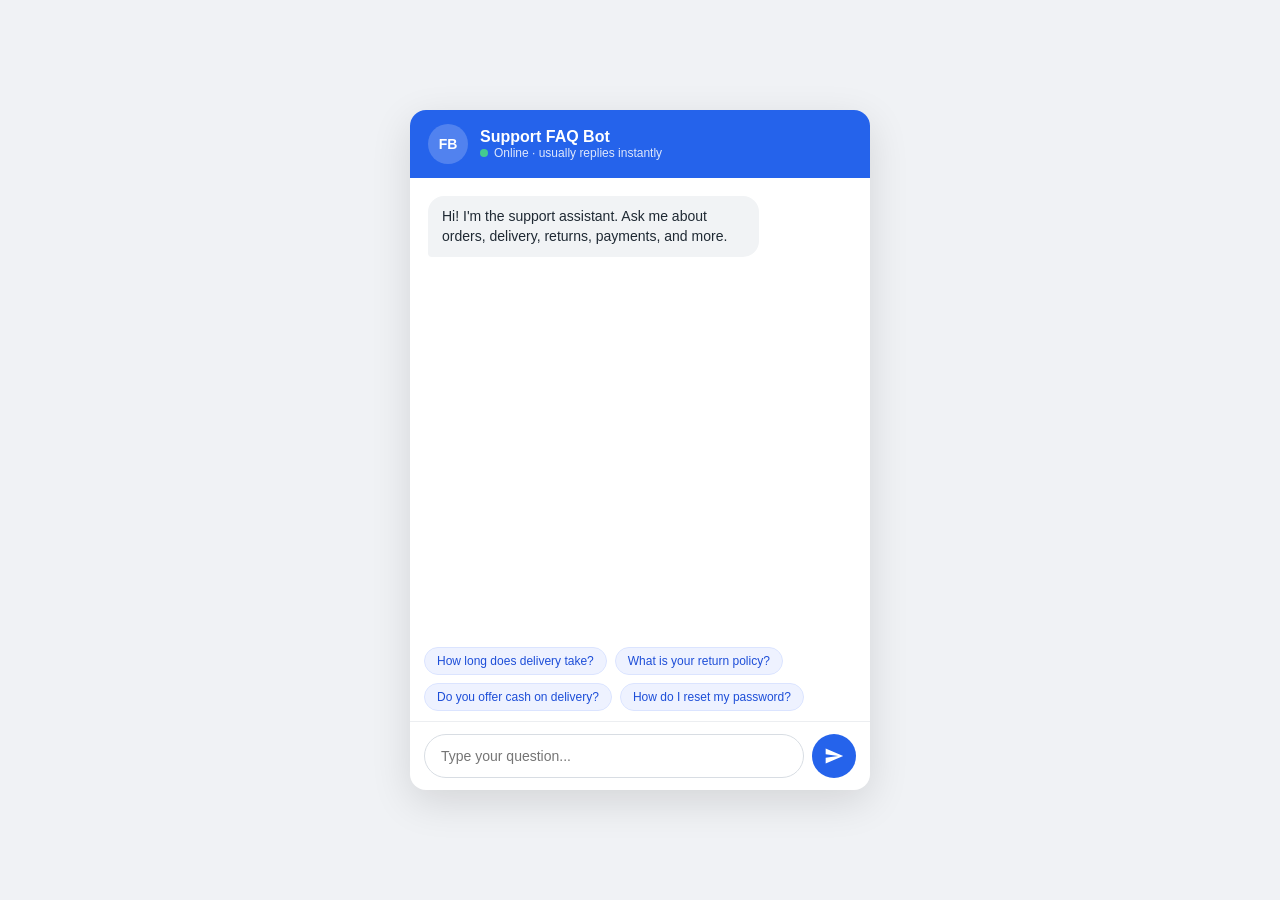
<file: FAQChatbot/frontend/index.html>
<!DOCTYPE html>
<html lang="en">
<head>
  <meta charset="UTF-8">
  <meta name="viewport" content="width=device-width, initial-scale=1">
  <title>Support FAQ Bot</title>
  <link rel="stylesheet" href="styles.css">
</head>
<body>
  <div class="chat-app">
    <header class="chat-header">
      <div class="avatar">FB</div>
      <div>
        <h1>Support FAQ Bot</h1>
        <p class="status"><span class="dot"></span> Online · usually replies instantly</p>
      </div>
    </header>

    <main id="messages" class="messages">
      <!-- messages get injected here -->
    </main>

    <div class="suggestions" id="suggestions">
      <button class="chip">How long does delivery take?</button>
      <button class="chip">What is your return policy?</button>
      <button class="chip">Do you offer cash on delivery?</button>
      <button class="chip">How do I reset my password?</button>
    </div>

    <form id="chatForm" class="chat-input">
      <input id="userInput" type="text" autocomplete="off"
             placeholder="Type your question..." />
      <button type="submit" aria-label="Send">
        <svg viewBox="0 0 24 24" width="20" height="20" fill="currentColor">
          <path d="M2 21l21-9L2 3v7l15 2-15 2z"/>
        </svg>
      </button>
    </form>
  </div>

  <script src="app.js"></script>
</body>
</html>
</file>
<file: FAQChatbot/frontend/styles.css>
:root {
  --bg: #f0f2f5;
  --panel: #ffffff;
  --brand: #2563eb;
  --brand-dark: #1d4ed8;
  --bot-bubble: #f1f3f5;
  --text: #1f2933;
  --muted: #8a94a6;
}

* { box-sizing: border-box; margin: 0; padding: 0; }

body {
  font-family: -apple-system, "Segoe UI", Roboto, Helvetica, Arial, sans-serif;
  background: var(--bg);
  display: flex;
  justify-content: center;
  align-items: center;
  min-height: 100vh;
  padding: 16px;
  color: var(--text);
}

.chat-app {
  width: 100%;
  max-width: 460px;
  height: min(680px, 90vh);
  background: var(--panel);
  border-radius: 16px;
  box-shadow: 0 12px 40px rgba(0, 0, 0, 0.12);
  display: flex;
  flex-direction: column;
  overflow: hidden;
}

/* Header */
.chat-header {
  background: var(--brand);
  color: #fff;
  padding: 14px 18px;
  display: flex;
  align-items: center;
  gap: 12px;
}
.chat-header h1 { font-size: 16px; font-weight: 600; }
.status { font-size: 12px; opacity: 0.85; display: flex; align-items: center; gap: 6px; }
.dot {
  width: 8px; height: 8px; border-radius: 50%;
  background: #4ade80; display: inline-block;
}
.avatar {
  width: 40px; height: 40px; border-radius: 50%;
  background: rgba(255, 255, 255, 0.2);
  display: flex; align-items: center; justify-content: center;
  font-weight: 700; font-size: 14px;
}

/* Messages */
.messages {
  flex: 1;
  padding: 18px;
  overflow-y: auto;
  display: flex;
  flex-direction: column;
  gap: 12px;
}
.msg {
  max-width: 78%;
  padding: 10px 14px;
  border-radius: 16px;
  line-height: 1.45;
  font-size: 14px;
  white-space: pre-wrap;
  word-wrap: break-word;
}
.msg.bot {
  background: var(--bot-bubble);
  align-self: flex-start;
  border-bottom-left-radius: 4px;
}
.msg.user {
  background: var(--brand);
  color: #fff;
  align-self: flex-end;
  border-bottom-right-radius: 4px;
}
.meta {
  font-size: 11px;
  color: var(--muted);
  margin-top: 3px;
  align-self: flex-start;
}

/* typing indicator */
.typing { display: flex; gap: 4px; align-items: center; }
.typing span {
  width: 7px; height: 7px; border-radius: 50%;
  background: #b6bdc9; animation: blink 1.2s infinite both;
}
.typing span:nth-child(2) { animation-delay: 0.2s; }
.typing span:nth-child(3) { animation-delay: 0.4s; }
@keyframes blink {
  0%, 60%, 100% { opacity: 0.3; }
  30% { opacity: 1; }
}

/* Suggestion chips */
.suggestions {
  display: flex;
  flex-wrap: wrap;
  gap: 8px;
  padding: 0 14px 10px;
}
.chip {
  background: #eef2ff;
  color: var(--brand-dark);
  border: 1px solid #dbe4ff;
  border-radius: 999px;
  padding: 6px 12px;
  font-size: 12px;
  cursor: pointer;
  transition: background 0.15s;
}
.chip:hover { background: #e0e7ff; }

/* Input */
.chat-input {
  display: flex;
  gap: 8px;
  padding: 12px 14px;
  border-top: 1px solid #eceef1;
}
.chat-input input {
  flex: 1;
  border: 1px solid #d8dde3;
  border-radius: 999px;
  padding: 11px 16px;
  font-size: 14px;
  outline: none;
}
.chat-input input:focus { border-color: var(--brand); }
.chat-input button {
  background: var(--brand);
  color: #fff;
  border: none;
  width: 44px; height: 44px;
  border-radius: 50%;
  cursor: pointer;
  display: flex; align-items: center; justify-content: center;
  transition: background 0.15s;
}
.chat-input button:hover { background: var(--brand-dark); }
</file>
